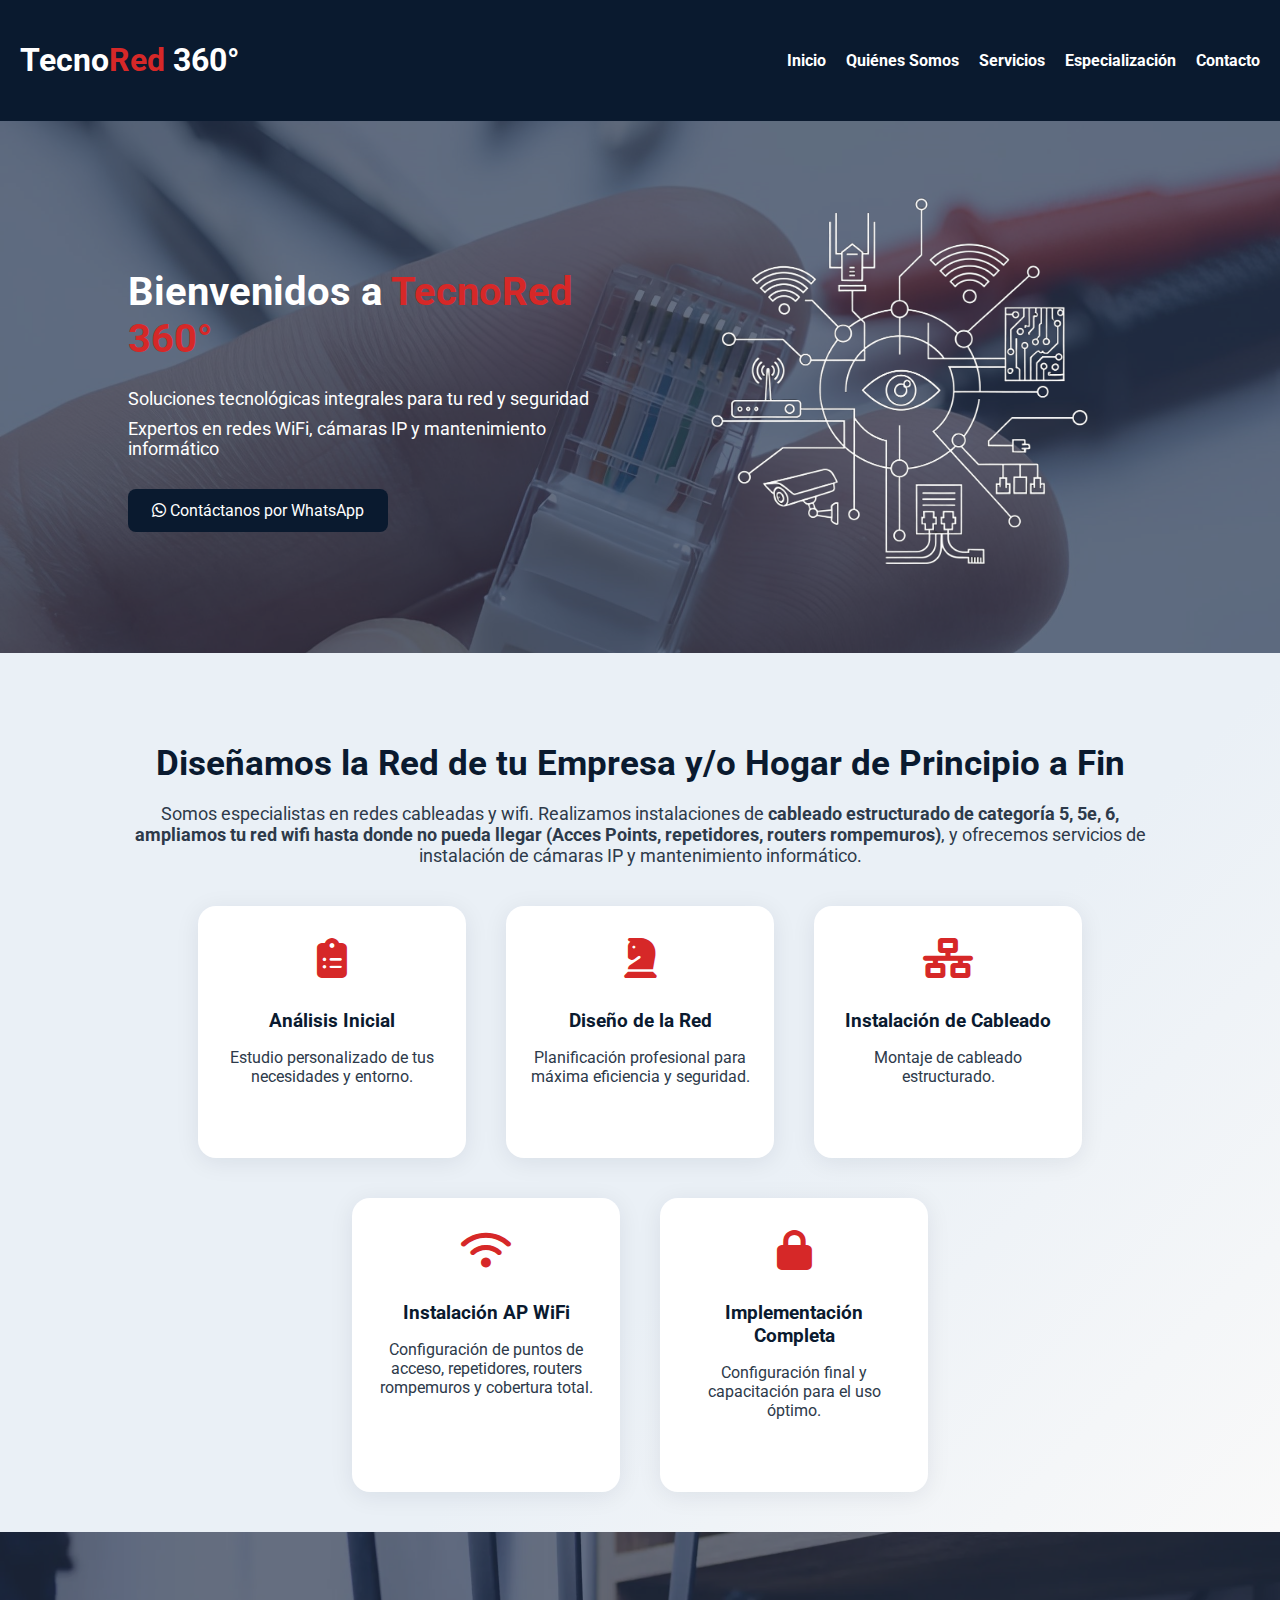
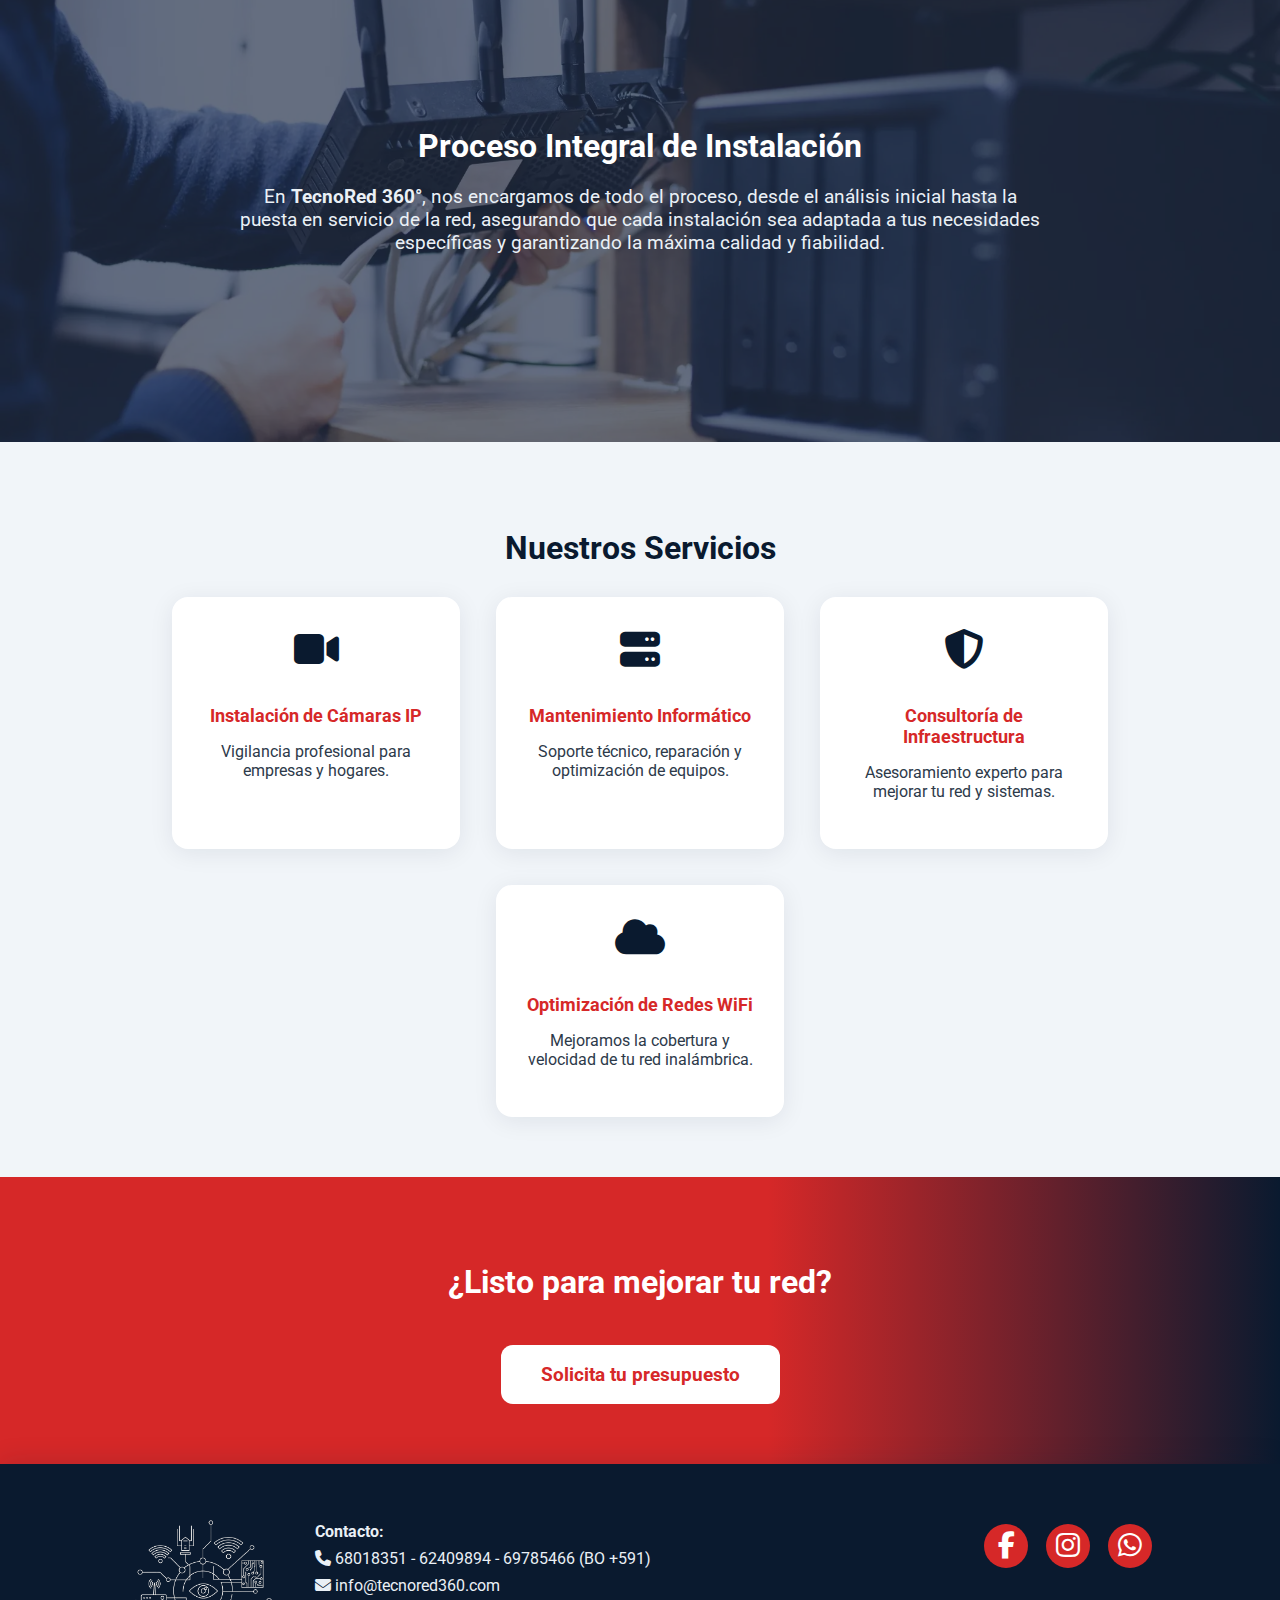
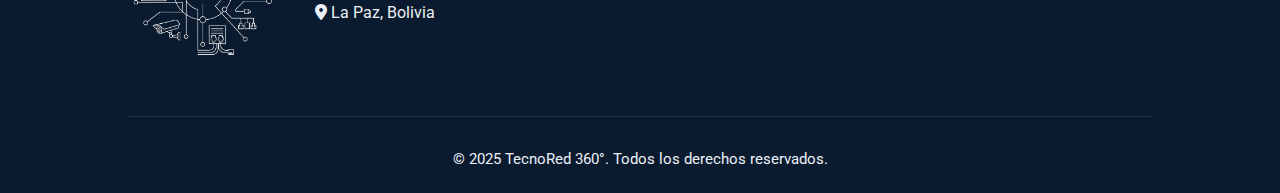
<file: index.html>
<!DOCTYPE html>
<html lang="es">
<head>
    <meta charset="UTF-8">
    <meta name="viewport" content="width=device-width, initial-scale=1.0">
    <title>TecnoRed 360° - Inicio</title>
    <link rel="stylesheet" href="styles/styles.css">
    <link href="https://fonts.googleapis.com/css2?family=Roboto:wght@400;700&display=swap" rel="stylesheet">
    <link rel="stylesheet" href="https://cdnjs.cloudflare.com/ajax/libs/font-awesome/6.5.0/css/all.min.css">
    <link rel="icon" href="media/logo.png" type="image/png">
    <style>
        .letter-align {
            text-align: right;
            
        }
    </style>
</head>
<body>
    <header class="main-header">
        <h1 style="color: white; font-weight: bold;">
            Tecno<span style="color: #d62828; font-weight: bold;">Red</span> 360°
        </h1>
        <nav>
            <div class="menu-toggle" id="menu-toggle">
                <i class="fas fa-bars"></i>
            </div>
            <ul class="nav-links" id="nav-links">
                <li><a href="index.html">Inicio</a></li>
                <li><a href="quienes.html">Quiénes Somos</a></li>
                <li><a href="servicios.html">Servicios</a></li>
                <li><a href="especializacion.html">Especialización</a></li>
                <li><a href="contacto.html">Contacto</a></li>
            </ul>
        </nav>
    </header>

    <section id="inicio" class="hero">
        <div class="hero-content">
            <h1>Bienvenidos a <span class="highlight">TecnoRed 360°</span></h1>
            <p>Soluciones tecnológicas integrales para tu red y seguridad</p>
            <p>Expertos en redes WiFi, cámaras IP y mantenimiento informático</p>
            <a href="https://wa.link/y9vlfd" class="btn"><i class="fab fa-whatsapp"></i> Contáctanos por WhatsApp</a>
        </div>
        <div class="hero-image">
            <img src="media/logo3PW.png" alt="Tecnología en acción">
        </div>
    </section>

    <section class="about">
        <h2>Diseñamos la Red de tu Empresa y/o Hogar de Principio a Fin</h2>
        <p>Somos especialistas en redes cableadas y wifi. Realizamos instalaciones de <b>cableado 
            estructurado de categoría 5, 5e, 6, ampliamos tu red wifi hasta donde no pueda llegar (Acces Points, repetidores, routers rompemuros)</b>, y ofrecemos servicios de instalación de cámaras IP y mantenimiento informático.</p>
        
        <div class="features">
            <div class="feature">
                <i class="fas fa-clipboard-list"></i>
                <h3>Análisis Inicial</h3>
                <p>Estudio personalizado de tus necesidades y entorno.</p>
            </div>
            <div class="feature">
                <i class="fas fa-chess-knight"></i>
                <h3>Diseño de la Red</h3>
                <p>Planificación profesional para máxima eficiencia y seguridad.</p>
            </div>
            <div class="feature">
                <i class="fas fa-network-wired"></i>
                <h3>Instalación de Cableado</h3>
                <p>Montaje de cableado estructurado.</p>
            </div>
            <div class="feature">
                <i class="fas fa-wifi"></i>
                <h3>Instalación AP WiFi</h3>
                <p>Configuración de puntos de acceso, repetidores, routers rompemuros y cobertura total.</p>
            </div>
            <div class="feature">
                <i class="fas fa-lock"></i>
                <h3>Implementación Completa</h3>
                <p>Configuración final y capacitación para el uso óptimo.</p>
            </div>
        </div>
    </section>

    <section class="proceso">
        <div class="proceso-content">
            <h2>Proceso Integral de Instalación</h2>
            <p>En <b>TecnoRed 360°</b>, nos encargamos de todo el proceso, desde el análisis inicial hasta la puesta en servicio de la red, asegurando que cada instalación sea adaptada a tus necesidades específicas y garantizando la máxima calidad y fiabilidad.<br>
            
        </div>
    </section>

    <section class="services">
        <h2>Nuestros Servicios</h2>
        <div class="service-list">
            <div class="service-card">
                <i class="fas fa-video"></i>
                <h4>Instalación de Cámaras IP</h4>
                <p>Vigilancia profesional para empresas y hogares.</p>
            </div>
            <div class="service-card">
                <i class="fas fa-server"></i>
                <h4>Mantenimiento Informático</h4>
                <p>Soporte técnico, reparación y optimización de equipos.</p>
            </div>
            <div class="service-card">
                <i class="fas fa-shield-alt"></i>
                <h4>Consultoría de Infraestructura</h4>
                <p>Asesoramiento experto para mejorar tu red y sistemas.</p>
            </div> 
            <div class="service-card">
                <i class="fas fa-cloud"></i>
                <h4>Optimización de Redes WiFi</h4>
                <p>Mejoramos la cobertura y velocidad de tu red inalámbrica.</p>
            </div>
        </div>
    </section>

    <section class="cta">
        <h2>¿Listo para mejorar tu red?</h2>
        <a href="contacto.html" class="btn btn-large">Solicita tu presupuesto</a>
    </section>

    <footer class="main-footer">
        <div class="footer-content">
            <div class="footer-logo">
                <img src="media/logo3PW.png" alt="TecnoRed 360° Logo">
            </div>
            <div class="footer-info">
                <p><strong>Contacto:</strong></p>
                <p><i class="fas fa-phone"></i> 68018351 - 62409894 - 69785466 (BO +591)</p>
                <p><i class="fas fa-envelope"></i> info@tecnored360.com</p>
                <p><i class="fas fa-map-marker-alt"></i> La Paz, Bolivia</p>
            </div>
            <div class="footer-social">
                <a href="https://www.facebook.com/TecnoRed360"><i class="fab fa-facebook-f"></i></a>
                <a href="#"><i class="fab fa-instagram"></i></a>
                <a href="https://wa.link/y9vlfd"><i class="fab fa-whatsapp"></i></a>
            </div>
        </div>
        <div class="footer-bottom">
            <p>&copy; 2025 TecnoRed 360°. Todos los derechos reservados.</p>
        </div>
    </footer>

    <script src="scripts/main.js"></script>
    <script>
        // Menú hamburguesa responsive
        const menuToggle = document.getElementById('menu-toggle');
        const navLinks = document.getElementById('nav-links');
        menuToggle.addEventListener('click', () => {
            navLinks.classList.toggle('active');
        });
    </script>
</body>
</html>
</file>
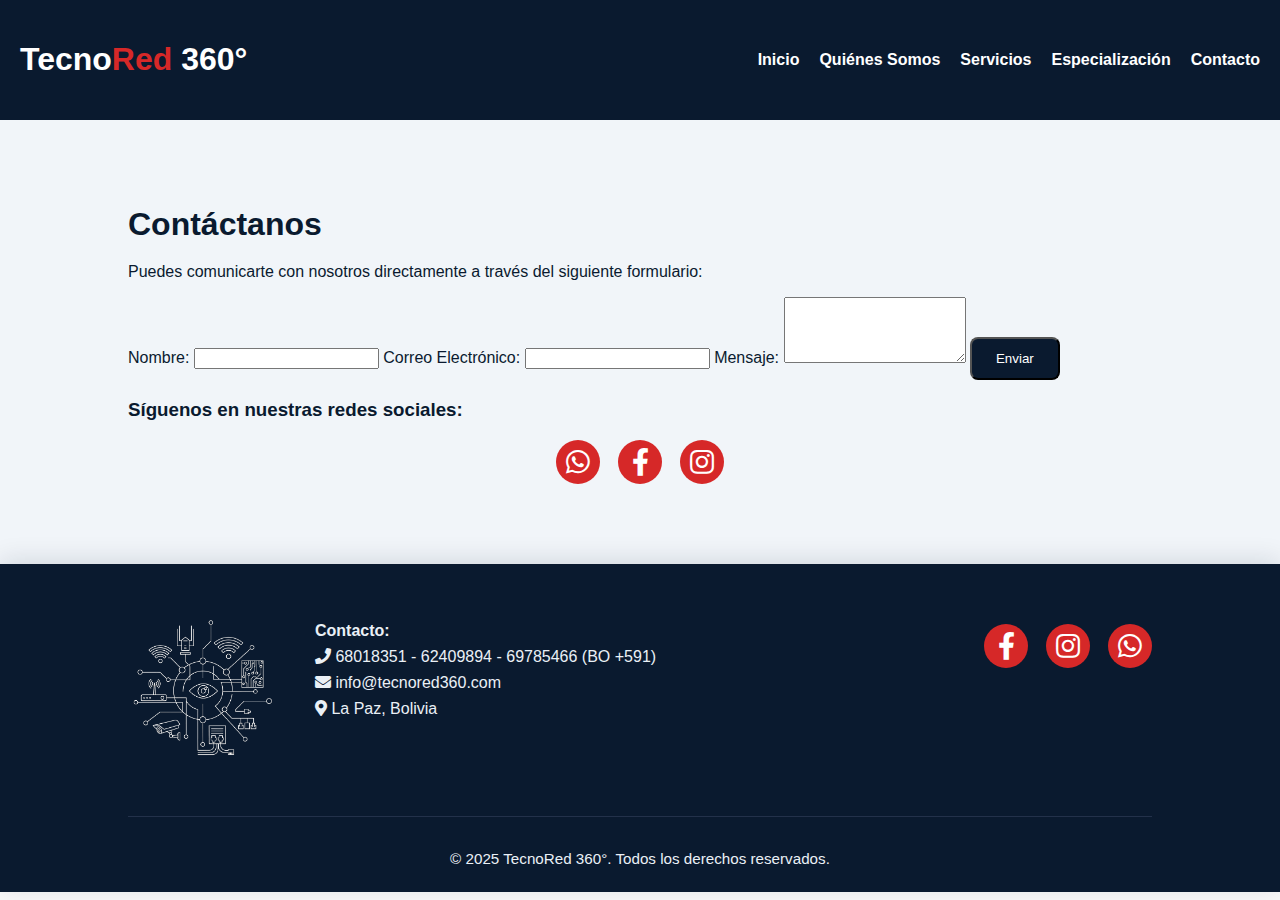
<file: contacto.html>
<!DOCTYPE html>
<html lang="es">
<head>
    <meta charset="UTF-8">
    <meta name="viewport" content="width=device-width, initial-scale=1.0">
    <title>Contacto - TecnoRed 360°</title>
    <link rel="stylesheet" href="styles/styles.css">
    <link rel="stylesheet" href="https://cdnjs.cloudflare.com/ajax/libs/font-awesome/5.15.1/css/all.min.css">
    <link rel="icon" href="media/logo.png" type="image/png">
</head>
<body>
    <header class="main-header">
        <h1 style="color: white; font-weight: bold;">
            Tecno<span style="color: #d62828; font-weight: bold;">Red</span> 360°
        </h1>
        <nav>
            <div class="menu-toggle" id="menu-toggle">
                <i class="fas fa-bars"></i>
            </div>
            <ul class="nav-links" id="nav-links">
                <li><a href="index.html">Inicio</a></li>
                <li><a href="quienes.html">Quiénes Somos</a></li>
                <li><a href="servicios.html">Servicios</a></li>
                <li><a href="especializacion.html">Especialización</a></li>
                <li><a href="contacto.html">Contacto</a></li>
            </ul>
        </nav>
    </header>

    <section id="contacto" class="contact section">
        <h2>Contáctanos</h2>
        <p>Puedes comunicarte con nosotros directamente a través del siguiente formulario:</p>
        <form action="#" method="post" class="contact-form">
            <label for="name">Nombre:</label>
            <input type="text" id="name" name="name" required>

            <label for="email">Correo Electrónico:</label>
            <input type="email" id="email" name="email" required>

            <label for="message">Mensaje:</label>
            <textarea id="message" name="message" rows="4" required></textarea>

            <button type="submit" class="btn">Enviar</button>
        </form>
        <div class="social-media">
            <h3>Síguenos en nuestras redes sociales:</h3>
            <div class="footer-social" style="justify-content:center; margin-bottom:20px;">
                <a href="https://wa.link/y9vlfd"><i class="fab fa-whatsapp"></i></a>
                <a href="https://www.facebook.com/TecnoRed360"><i class="fab fa-facebook-f"></i></a>
                <a href="https://instagram.com"><i class="fab fa-instagram"></i></a>
                
            </div>
        </div>
    </section>

    <footer class="main-footer">
        <div class="footer-content">
            <div class="footer-logo">
                <img src="media/logo3PW.png" alt="TecnoRed 360° Logo">
            </div>
            <div class="footer-info">
                <p><strong>Contacto:</strong></p>
                <p><i class="fas fa-phone"></i> 68018351 - 62409894 - 69785466 (BO +591)</p>
                <p><i class="fas fa-envelope"></i> info@tecnored360.com</p>
                <p><i class="fas fa-map-marker-alt"></i> La Paz, Bolivia</p>
            </div>
            <div class="footer-social">
                <a href="https://www.facebook.com/TecnoRed360"><i class="fab fa-facebook-f"></i></a>
                <a href="#"><i class="fab fa-instagram"></i></a>
                <a href="https://wa.link/y9vlfd"><i class="fab fa-whatsapp"></i></a>
            </div>
        </div>
        <div class="footer-bottom">
            <p>&copy; 2025 TecnoRed 360°. Todos los derechos reservados.</p>
        </div>
    </footer>

    <script src="scripts/main.js"></script>
    <script>
        // Menú hamburguesa responsive
        const menuToggle = document.getElementById('menu-toggle');
        const navLinks = document.getElementById('nav-links');
        menuToggle.addEventListener('click', () => {
            navLinks.classList.toggle('active');
        });
    </script>
</body>
</html>
</file>
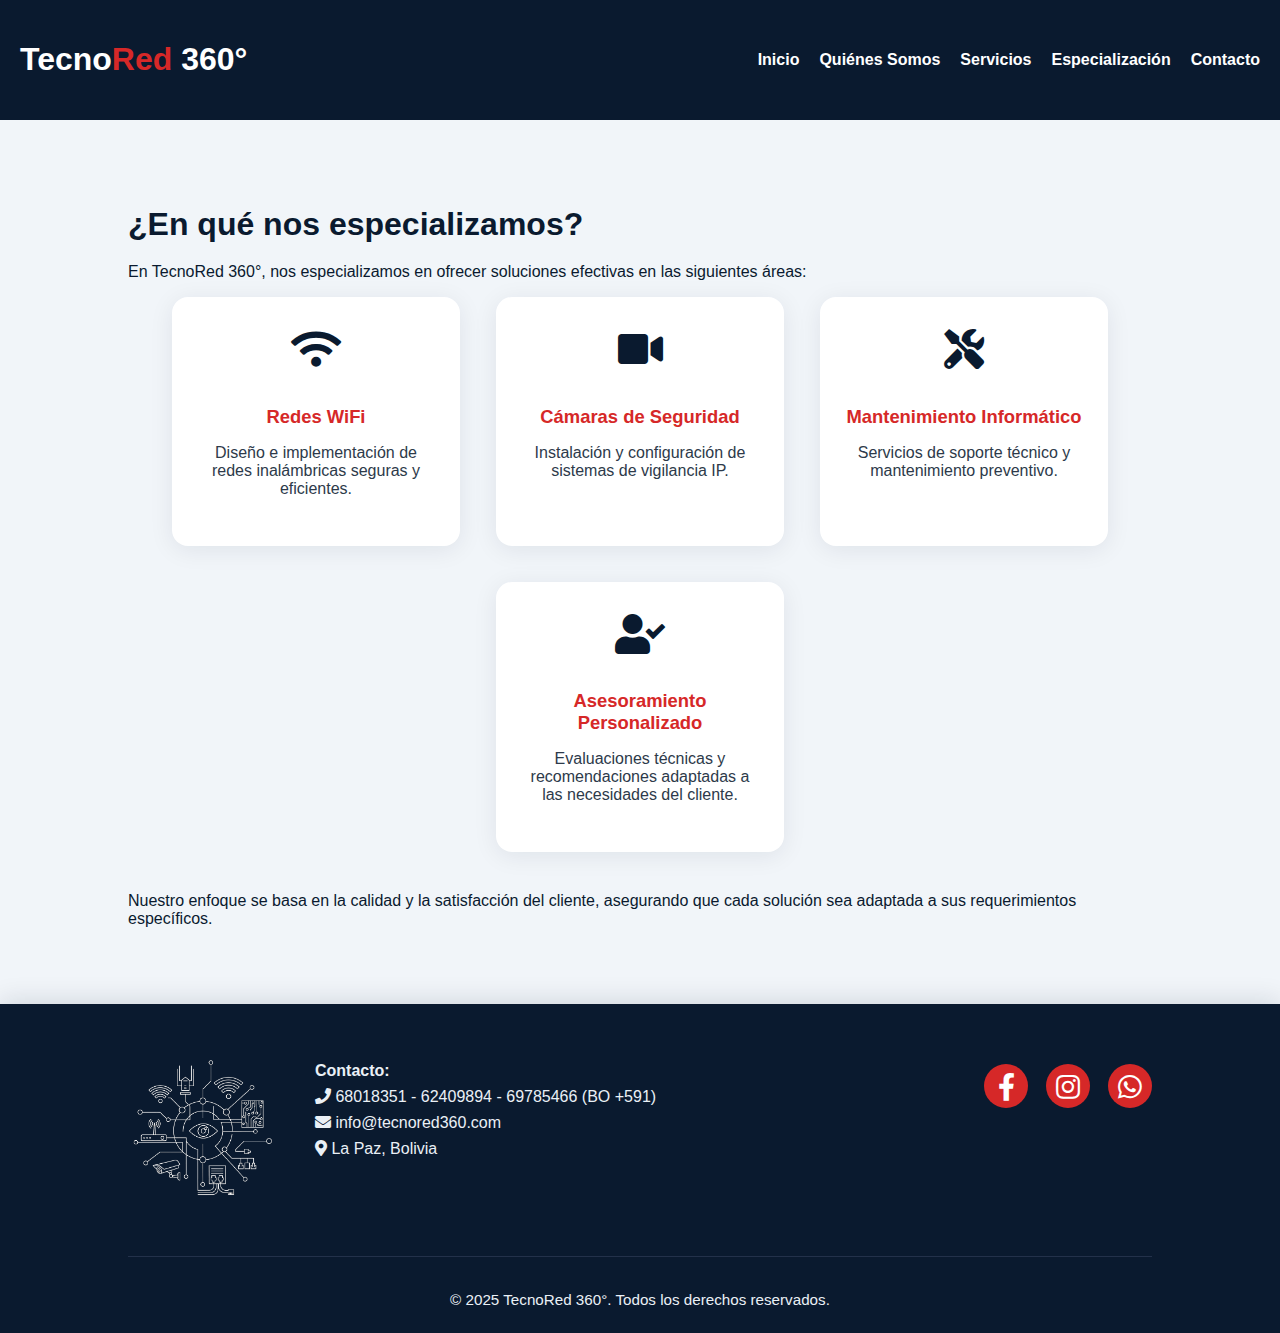
<file: especializacion.html>
<!DOCTYPE html>
<html lang="es">
<head>
    <meta charset="UTF-8">
    <meta name="viewport" content="width=device-width, initial-scale=1.0">
    <title>Especialización - TecnoRed 360°</title>
    <link rel="stylesheet" href="styles/styles.css">
    <link rel="stylesheet" href="https://cdnjs.cloudflare.com/ajax/libs/font-awesome/5.15.1/css/all.min.css">
    <link rel="icon" href="media/logo.png" type="image/png">
</head>
<body>
    <header class="main-header">
        <h1 style="color: white; font-weight: bold;">
            Tecno<span style="color: #d62828; font-weight: bold;">Red</span> 360°
        </h1>
        <nav>
            <div class="menu-toggle" id="menu-toggle">
                <i class="fas fa-bars"></i>
            </div>
            <ul class="nav-links" id="nav-links">
                <li><a href="index.html">Inicio</a></li>
                <li><a href="quienes.html">Quiénes Somos</a></li>
                <li><a href="servicios.html">Servicios</a></li>
                <li><a href="especializacion.html">Especialización</a></li>
                <li><a href="contacto.html">Contacto</a></li>
            </ul>
        </nav>
    </header>

    <section id="especializacion" class="specialization section">
        <h2>¿En qué nos especializamos?</h2>
        <p>En TecnoRed 360°, nos especializamos en ofrecer soluciones efectivas en las siguientes áreas:</p>
        <div class="service-list">
            <div class="service-card">
                <i class="fas fa-wifi"></i>
                <h4>Redes WiFi</h4>
                <p>Diseño e implementación de redes inalámbricas seguras y eficientes.</p>
            </div>
            <div class="service-card">
                <i class="fas fa-video"></i>
                <h4>Cámaras de Seguridad</h4>
                <p>Instalación y configuración de sistemas de vigilancia IP.</p>
            </div>
            <div class="service-card">
                <i class="fas fa-tools"></i>
                <h4>Mantenimiento Informático</h4>
                <p>Servicios de soporte técnico y mantenimiento preventivo.</p>
            </div>
            <div class="service-card">
                <i class="fas fa-user-check"></i>
                <h4>Asesoramiento Personalizado</h4>
                <p>Evaluaciones técnicas y recomendaciones adaptadas a las necesidades del cliente.</p>
            </div>
        </div>
        <p style="margin-top:40px;">Nuestro enfoque se basa en la calidad y la satisfacción del cliente, asegurando que cada solución sea adaptada a sus requerimientos específicos.</p>
    </section>

    <footer class="main-footer">
        <div class="footer-content">
            <div class="footer-logo">
                <img src="media/logo3PW.png" alt="TecnoRed 360° Logo">
            </div>
            <div class="footer-info">
                <p><strong>Contacto:</strong></p>
                <p><i class="fas fa-phone"></i> 68018351 - 62409894 - 69785466 (BO +591)</p>
                <p><i class="fas fa-envelope"></i> info@tecnored360.com</p>
                <p><i class="fas fa-map-marker-alt"></i> La Paz, Bolivia</p>
            </div>
            <div class="footer-social">
                <a href="https://www.facebook.com/TecnoRed360"><i class="fab fa-facebook-f"></i></a>
                <a href="#"><i class="fab fa-instagram"></i></a>
                <a href="https://wa.link/y9vlfd"><i class="fab fa-whatsapp"></i></a>
            </div>
        </div>
        <div class="footer-bottom">
            <p>&copy; 2025 TecnoRed 360°. Todos los derechos reservados.</p>
        </div>
    </footer>

    <script src="scripts/main.js"></script>
    <script>
        // Menú hamburguesa responsive
        const menuToggle = document.getElementById('menu-toggle');
        const navLinks = document.getElementById('nav-links');
        menuToggle.addEventListener('click', () => {
            navLinks.classList.toggle('active');
        });
    </script>
</body>
</html>
</file>
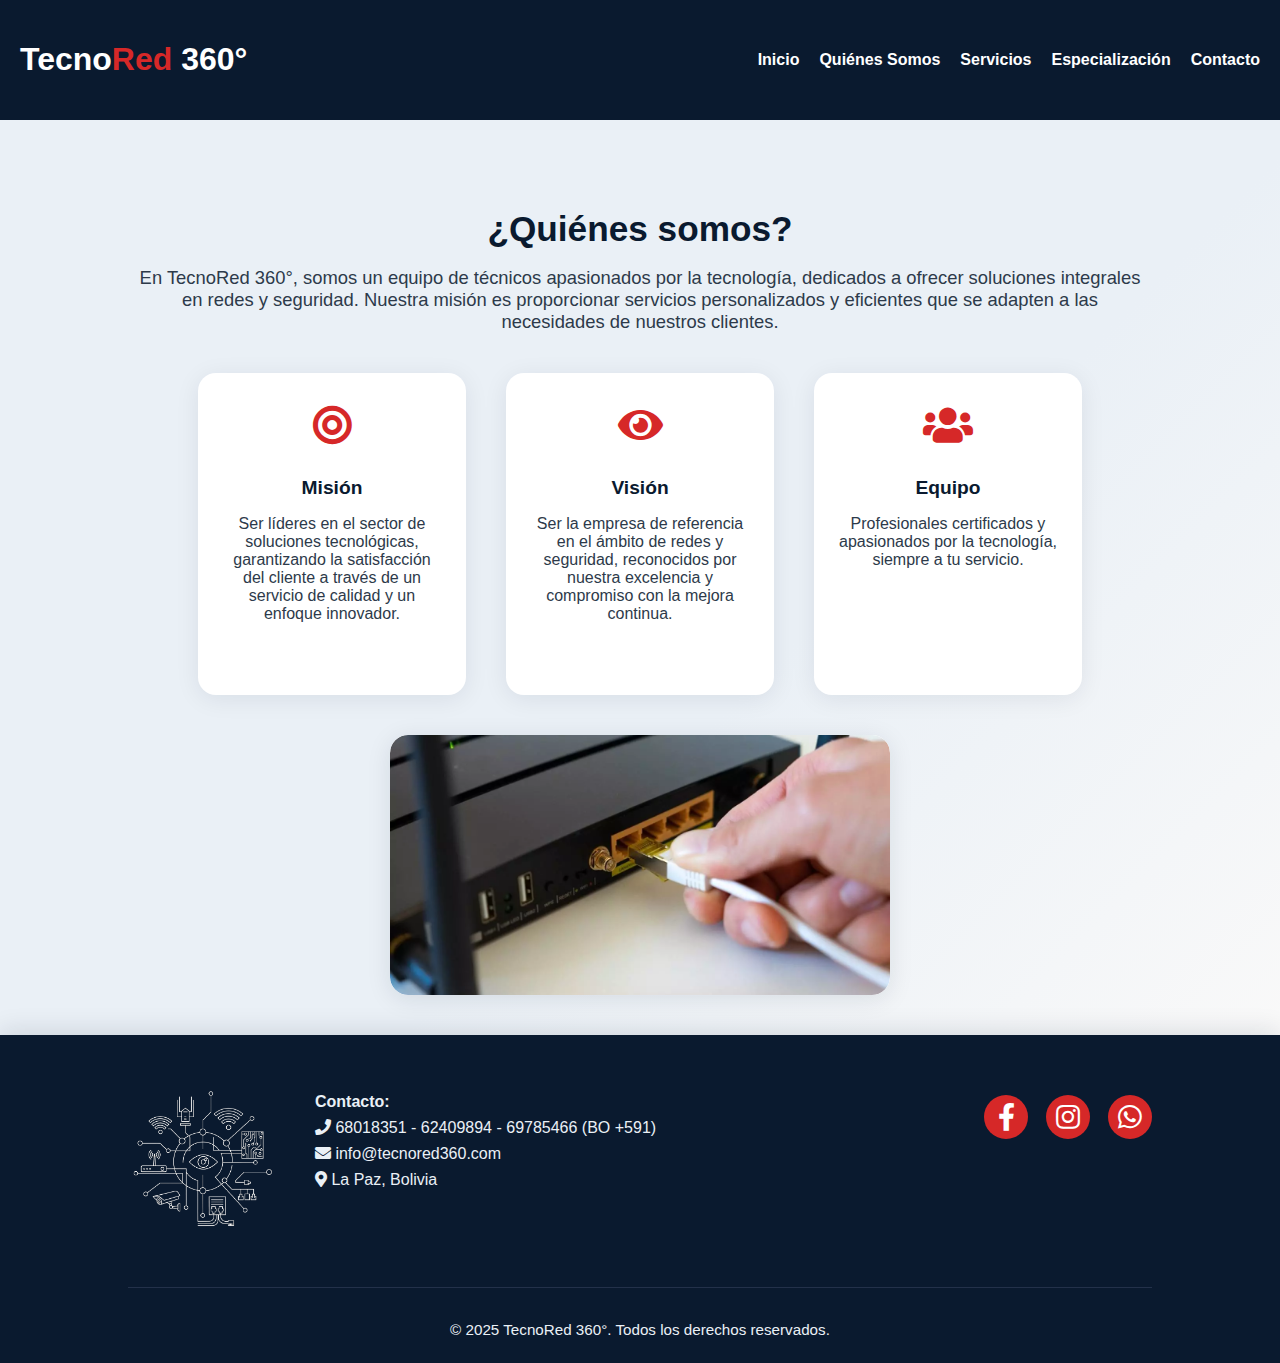
<file: quienes.html>
<!DOCTYPE html>
<html lang="es">
<head>
    <meta charset="UTF-8">
    <meta name="viewport" content="width=device-width, initial-scale=1.0">
    <title>Quiénes Somos - TecnoRed 360°</title>
    <link rel="stylesheet" href="styles/styles.css">
    <link rel="stylesheet" href="https://cdnjs.cloudflare.com/ajax/libs/font-awesome/5.15.1/css/all.min.css">
    <link rel="stylesheet" href="styles/slider.css">
    
    <link rel="icon" href="media/logo.png" type="image/png">
</head>
<body>
    <header class="main-header">
        <h1 style="color: white; font-weight: bold;">
            Tecno<span style="color: #d62828; font-weight: bold;">Red</span> 360°
        </h1>
        <nav>
            <div class="menu-toggle" id="menu-toggle">
                <i class="fas fa-bars"></i>
            </div>
            <ul class="nav-links" id="nav-links">
                <li><a href="index.html#inicio">Inicio</a></li>
                <li><a href="quienes.html">Quiénes Somos</a></li>
                <li><a href="servicios.html">Servicios</a></li>
                <li><a href="especializacion.html">Especialización</a></li>
                <li><a href="contacto.html">Contacto</a></li>
            </ul>
        </nav>
    </header>

    <section id="quienes" class="about section">
        <h2>¿Quiénes somos?</h2>
        <p>En TecnoRed 360°, somos un equipo de técnicos apasionados por la tecnología, dedicados a ofrecer soluciones integrales en redes y seguridad. Nuestra misión es proporcionar servicios personalizados y eficientes que se adapten a las necesidades de nuestros clientes.</p>
        <div class="features">
            <div class="feature">
                <i class="fas fa-bullseye"></i>
                <h3>Misión</h3>
                <p>Ser líderes en el sector de soluciones tecnológicas, garantizando la satisfacción del cliente a través de un servicio de calidad y un enfoque innovador.</p>
            </div>
            <div class="feature">
                <i class="fas fa-eye"></i>
                <h3>Visión</h3>
                <p>Ser la empresa de referencia en el ámbito de redes y seguridad, reconocidos por nuestra excelencia y compromiso con la mejora continua.</p>
            </div>
            <div class="feature">
                <i class="fas fa-users"></i>
                <h3>Equipo</h3>
                <p>Profesionales certificados y apasionados por la tecnología, siempre a tu servicio.</p>
            </div>
        </div>
        <div class="slider-container">
            <div class="slider" id="slider">
                <img src="slider/slider1.webp" alt="Equipo TecnoRed 1" class="slide">
                <img src="slider/slider2.webp" alt="Equipo TecnoRed 2" class="slide">
                <img src="slider/slider3.jpg" alt="Equipo TecnoRed 3" class="slide">
                <img src="slider/slider4.jpg" alt="Equipo TecnoRed 4" class="slide">
                <img src="slider/slider5.png" alt="Equipo TecnoRed 5" class="slide">
            </div>
        </div>
    </section>

    <footer class="main-footer">
        <div class="footer-content">
            <div class="footer-logo">
                <img src="media/logo3PW.png" alt="TecnoRed 360° Logo">
            </div>
            <div class="footer-info">
                <p><strong>Contacto:</strong></p>
                <p><i class="fas fa-phone"></i> 68018351 - 62409894 - 69785466 (BO +591)</p>
                <p><i class="fas fa-envelope"></i> info@tecnored360.com</p>
                <p><i class="fas fa-map-marker-alt"></i> La Paz, Bolivia</p>
            </div>
            <div class="footer-social">
                <a href="https://www.facebook.com/TecnoRed360"><i class="fab fa-facebook-f"></i></a>
                <a href="#"><i class="fab fa-instagram"></i></a>
                <a href="https://wa.link/y9vlfd"><i class="fab fa-whatsapp"></i></a>
            </div>
        </div>
        <div class="footer-bottom">
            <p>&copy; 2025 TecnoRed 360°. Todos los derechos reservados.</p>
        </div>
    </footer>
    <script src="scripts/main.js"></script>
    <script>
        // Menú hamburguesa responsive
        const menuToggle = document.getElementById('menu-toggle');
        const navLinks = document.getElementById('nav-links');
        menuToggle.addEventListener('click', () => {
            navLinks.classList.toggle('active');
        });
        // Slider automático
        let currentSlide = 0;
        const slides = document.querySelectorAll('.slide');
        setInterval(() => {
            slides.forEach((img, i) => {
                img.style.opacity = (i === currentSlide) ? '1' : '0';
            });
            currentSlide = (currentSlide + 1) % slides.length;
        }, 2500);
    </script>
</body>
</html>
</file>
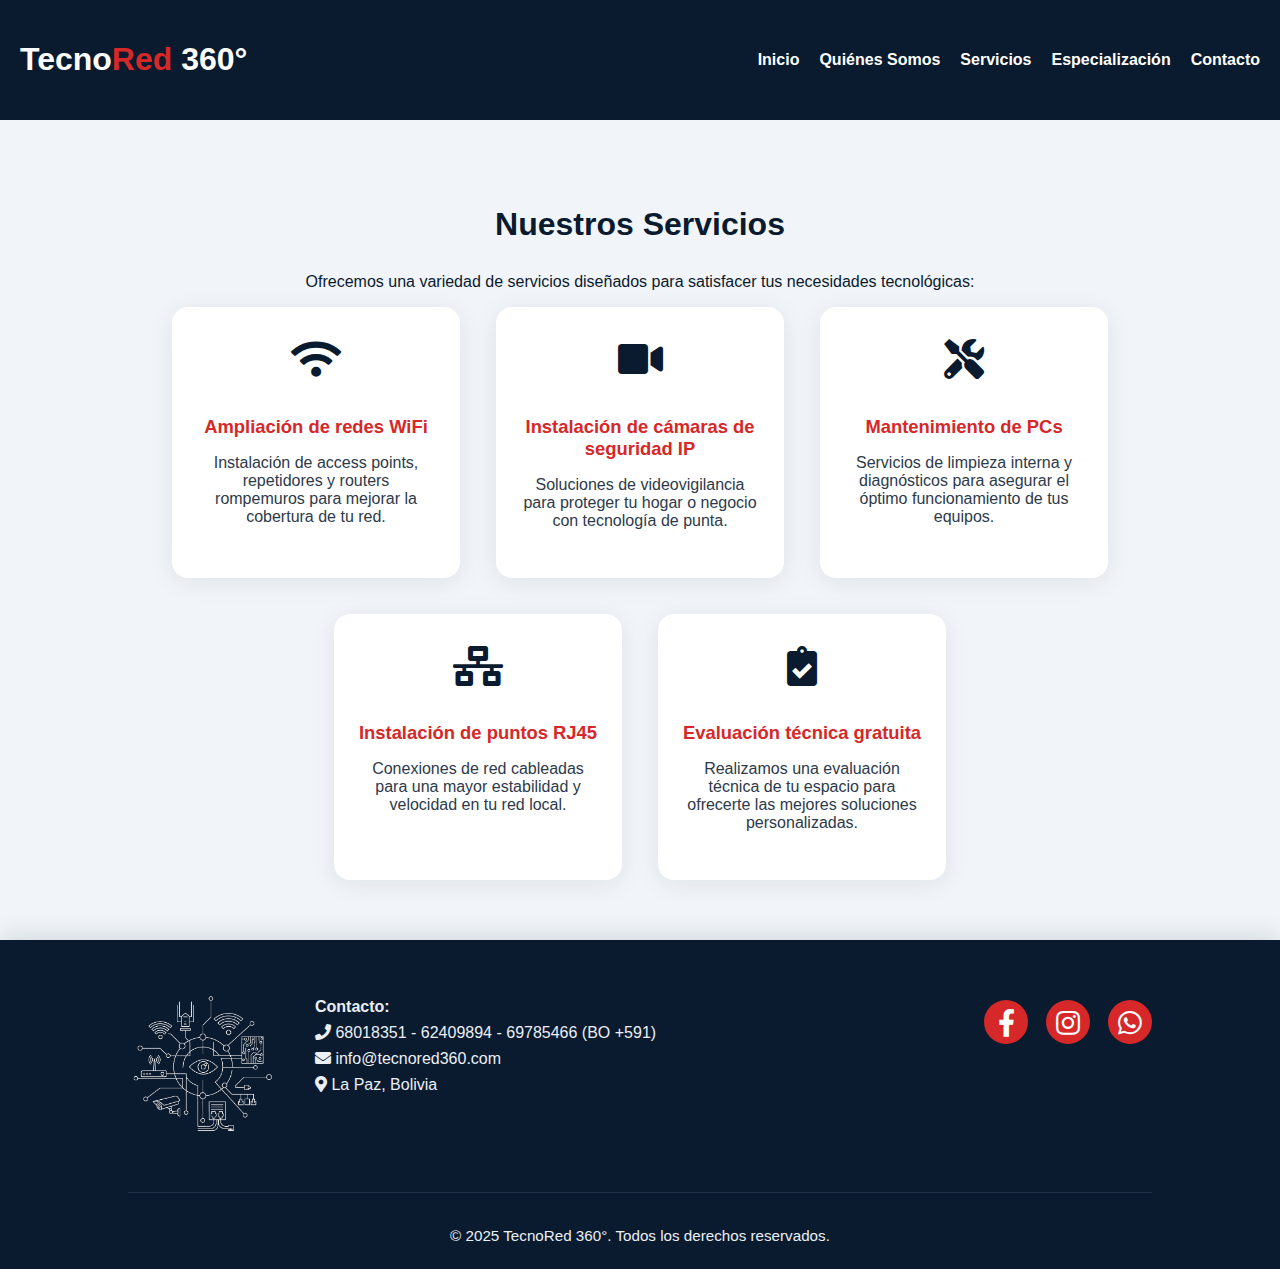
<file: servicios.html>
<!DOCTYPE html>
<html lang="es">
<head>
    <meta charset="UTF-8">
    <meta name="viewport" content="width=device-width, initial-scale=1.0">
    <title>Servicios - TecnoRed 360°</title>
    <link rel="stylesheet" href="styles/styles.css">
    <link rel="stylesheet" href="https://cdnjs.cloudflare.com/ajax/libs/font-awesome/5.15.1/css/all.min.css">
    <link rel="icon" href="media/logo.png" type="image/png">
</head>
<body>
    <header class="main-header">
        <h1 style="color: white; font-weight: bold;">
            Tecno<span style="color: #d62828; font-weight: bold;">Red</span> 360°
        </h1>
        <nav>
            <div class="menu-toggle" id="menu-toggle">
                <i class="fas fa-bars"></i>
            </div>
            <ul class="nav-links" id="nav-links">
                <li><a href="index.html">Inicio</a></li>
                <li><a href="quienes.html">Quiénes Somos</a></li>
                <li><a href="servicios.html">Servicios</a></li>
                <li><a href="especializacion.html">Especialización</a></li>
                <li><a href="contacto.html">Contacto</a></li>
            </ul>
        </nav>
    </header>

    <section id="servicios" class="services section">
        <h2>Nuestros Servicios</h2>
        <p>Ofrecemos una variedad de servicios diseñados para satisfacer tus necesidades tecnológicas:</p>
        <div class="service-list">
            <div class="service-card">
                <i class="fas fa-wifi"></i>
                <h4>Ampliación de redes WiFi</h4>
                <p>Instalación de access points, repetidores y routers rompemuros para mejorar la cobertura de tu red.</p>
            </div>
            <div class="service-card">
                <i class="fas fa-video"></i>
                <h4>Instalación de cámaras de seguridad IP</h4>
                <p>Soluciones de videovigilancia para proteger tu hogar o negocio con tecnología de punta.</p>
            </div>
            <div class="service-card">
                <i class="fas fa-tools"></i>
                <h4>Mantenimiento de PCs</h4>
                <p>Servicios de limpieza interna y diagnósticos para asegurar el óptimo funcionamiento de tus equipos.</p>
            </div>
            <div class="service-card">
                <i class="fas fa-network-wired"></i>
                <h4>Instalación de puntos RJ45</h4>
                <p>Conexiones de red cableadas para una mayor estabilidad y velocidad en tu red local.</p>
            </div>
            <div class="service-card">
                <i class="fas fa-clipboard-check"></i>
                <h4>Evaluación técnica gratuita</h4>
                <p>Realizamos una evaluación técnica de tu espacio para ofrecerte las mejores soluciones personalizadas.</p>
            </div>
        </div>
    </section>

    <footer class="main-footer">
        <div class="footer-content">
            <div class="footer-logo">
                <img src="media/logo3PW.png" alt="TecnoRed 360° Logo">
            </div>
            <div class="footer-info">
                <p><strong>Contacto:</strong></p>
                <p><i class="fas fa-phone"></i> 68018351 - 62409894 - 69785466 (BO +591)</p>
                <p><i class="fas fa-envelope"></i> info@tecnored360.com</p>
                <p><i class="fas fa-map-marker-alt"></i> La Paz, Bolivia</p>
            </div>
            <div class="footer-social">
                <a href="https://www.facebook.com/TecnoRed360"><i class="fab fa-facebook-f"></i></a>
                <a href="#"><i class="fab fa-instagram"></i></a>
                <a href="https://wa.link/y9vlfd"><i class="fab fa-whatsapp"></i></a>
            </div>
        </div>
        <div class="footer-bottom">
            <p>&copy; 2025 TecnoRed 360°. Todos los derechos reservados.</p>
        </div>
    </footer>

    <script src="scripts/main.js"></script>
    <script>
        // Menú hamburguesa responsive
        const menuToggle = document.getElementById('menu-toggle');
        const navLinks = document.getElementById('nav-links');
        menuToggle.addEventListener('click', () => {
            navLinks.classList.toggle('active');
        });
    </script>
</body>
</html>
</file>
<file: styles/styles.css>
/* Estilos globales */
body {
    margin: 0;
    font-family: 'Roboto', sans-serif;
    background-color: #f9f9f9;
    color: #0a1a2f;
    scroll-behavior: smooth;
    animation: slideUpIn 0.7s cubic-bezier(.4,0,.2,1);
}

@keyframes slideUpIn {
    from {
        opacity: 0;
        transform: translateY(40px);
    }
    to {
        opacity: 1;
        transform: translateY(0);
    }
}

h1, h2 {
    color: #0a1a2f;
}

a {
    text-decoration: none;
    color: inherit;
}

/* Encabezado principal */
.main-header {
    background-color: #0a1a2f;
    padding: 20px;
    display: flex;
    align-items: center;
    justify-content: space-between;
    flex-wrap: wrap;
    transition: background-color 0.3s;
}



.logo {
    height: 60px;
}

.nav-links {
    list-style: none;
    display: flex;
    gap: 20px;
    padding: 0;
    margin: 0;
}

.nav-links a {
    color: #ffffff;
    font-weight: bold;
    transition: color 0.3s;
}

.nav-links a:hover {
    color: #d62828;
}

/* Sección de inicio */
.hero {
    position: relative;
    background-image: url(/media/fondo.jpg);
    background-size: cover;
    background-repeat: no-repeat;
    background-position: center center;
    display: flex;
    justify-content: space-between;
    align-items: center;
    padding: 60px 10%;
    flex-wrap: wrap;
    animation: fadeIn 1s ease-in;
    overflow: hidden;
}

.hero::before {
    content: '';
    position: absolute;
    top: 0;
    left: 0;
    right: 0;
    bottom: 0;
    background-color: rgba(35, 49, 74, 0.7); /* Fondo oscuro más opaco */
    z-index: 1;
}

.hero-content, .hero-image {
    position: relative;
    z-index: 2;
}

@keyframes fadeIn {
    from {
        opacity: 0;
    }
    to {
        opacity: 1;
    }
}

.hero-content {
    flex: 1;
}

.hero-content h1 {
    font-size: 2.5em;
    color: white;
}
.hero-content p {
    color: #ffffff;
}

.highlight {
    color: #d62828;
}

.hero-content p {
    margin: 10px 0;
    font-size: 1.1em;
}

.hero-image {
    flex: 1;
    text-align: center;
}

.hero-image img {
    width: 100%;
    max-width: 400px;
}

/* Botones */
.btn {
    background-color: #0a1a2f;
    color: #ffffff;
    padding: 12px 24px;
    border-radius: 8px;
    margin-top: 20px;
    display: inline-block;
    transition: background-color 0.3s;
}

.btn:hover {
    background-color: #d62828;
}

.btn-secondary {
    background-color: #d62828;
}

.btn-secondary:hover {
    background-color: #a61b1b;
}

/* Secciones */
.section {
    padding: 60px 10%;
    background-color: #ffffff;
    animation: slideIn 0.5s ease-in-out;
}

@keyframes slideIn {
    from {
        transform: translateY(20px);
        opacity: 0;
    }
    to {
        transform: translateY(0);
        opacity: 1;
    }
}

.section:nth-child(even) {
    background-color: #f1f5f9;
}

.section h2 {
    font-size: 2em;
    margin-bottom: 20px;
}

/* Sección About y Features */
.about {
    background: linear-gradient(135deg, #eaf0f6 60%, #f9f9f9 100%);
    padding: 60px 10% 40px 10%;
    text-align: center;
    animation: fadeIn 1s;
}
.about h2 {
    font-size: 2.2em;
    margin-bottom: 18px;
    color: #0a1a2f;
}
.about p {
    font-size: 1.15em;
    margin-bottom: 40px;
    color: #2d3a4a;
}
.features {
    display: flex;
    flex-wrap: wrap;
    justify-content: center;
    gap: 40px;
    margin-top: 30px;
}
.feature {
    background: #fff;
    border-radius: 18px;
    box-shadow: 0 4px 24px rgba(10,26,47,0.08);
    padding: 32px 24px;
    width: 220px;
    text-align: center;
    transition: transform 0.2s, box-shadow 0.2s;
}
.feature:hover {
    transform: translateY(-8px) scale(1.04);
    box-shadow: 0 8px 32px rgba(214,40,40,0.12);
}
.feature i {
    font-size: 2.5em;
    color: #d62828;
    margin-bottom: 12px;
}
.feature h3 {
    font-size: 1.2em;
    margin-bottom: 10px;
    color: #0a1a2f;
}
.feature p {
    color: #2d3a4a;
    font-size: 1em;
}

/* Cards de Servicios */
.services {
    background: #f1f5f9;
    padding: 60px 10%;
    text-align: center;
}
.services h2 {
    font-size: 2em;
    margin-bottom: 30px;
}
.service-list {
    display: flex;
    flex-wrap: wrap;
    justify-content: center;
    gap: 36px;
}
.service-card {
    background: #fff;
    border-radius: 16px;
    box-shadow: 0 4px 24px rgba(10,26,47,0.08);
    padding: 32px 24px;
    width: 240px;
    text-align: center;
    transition: transform 0.2s, box-shadow 0.2s;
}
.service-card:hover {
    transform: translateY(-8px) scale(1.04);
    box-shadow: 0 8px 32px rgba(214,40,40,0.12);
}
.service-card i {
    font-size: 2.5em;
    color: #0a1a2f;
    margin-bottom: 12px;
}
.service-card h4 {
    font-size: 1.15em;
    margin-bottom: 10px;
    color: #d62828;
}
.service-card p {
    color: #2d3a4a;
    font-size: 1em;
}

/* CTA */
.cta {
    background: linear-gradient(90deg, #d62828 60%, #0a1a2f 100%);
    color: #fff;
    text-align: center;
    padding: 60px 10%;
    margin-top: 0;
}
.cta h2 {
    font-size: 2em;
    margin-bottom: 24px;
    color: white;
}
.btn-large {
    font-size: 1.2em;
    padding: 18px 40px;
    border-radius: 12px;
    background: #fff;
    color: #d62828;
    font-weight: bold;
    border: none;
    transition: background 0.3s, color 0.3s;
}
.btn-large:hover {
    background: #0a1a2f;
    color: #fff;
}

/* Footer Mejorado */
.main-footer {
    background: #0a1a2f;
    color: #fff;
    padding: 50px 10% 0 10%;
    font-size: 1em;
    /* Quitar bordes redondeados */
    border-top-left-radius: 0;
    border-top-right-radius: 0;
    box-shadow: 0 -4px 24px rgba(10,26,47,0.12);
}
.footer-content {
    display: flex;
    flex-wrap: wrap;
    justify-content: space-between;
    align-items: flex-start;
    gap: 40px;
    margin-bottom: 30px;
}
.footer-logo img {
    height: 150px;
    margin-bottom: 18px;
}
.footer-info {
    flex: 1;
    min-width: 220px;
    text-align: left;
}
.footer-info p {
    margin: 8px 0;
    color: #eaf0f6;
    font-size: 1em;
}
.footer-social {
    display: flex;
    gap: 18px;
    align-items: center;
    margin-top: 10px;
}
.footer-social a {
    color: #fff;
    font-size: 1.7em;
    background: #d62828;
    border-radius: 50%;
    width: 44px;
    height: 44px;
    display: flex;
    align-items: center;
    justify-content: center;
    transition: background 0.3s, color 0.3s, transform 0.2s;
}
.footer-social a:hover {
    background: #fff;
    color: #d62828;
    transform: scale(1.1);
}
.footer-bottom {
    border-top: 1px solid #23314a;
    padding: 18px 0 10px 0;
    font-size: 0.95em;
    color: #eaf0f6;
    text-align: center;
}

/* Sección Proceso */
.proceso {
    position: relative;
    background-image: url(/media/proceso.webp);
    background-size: cover;
    background-repeat: no-repeat;
    background-position: center center;
    padding: 80px 10%;
    display: flex;
    align-items: center;
    justify-content: center;
    min-height: 350px;
    margin-bottom: 0;
    overflow: hidden;
    text-align: center;
}
.proceso::before {
    content: '';
    position: absolute;
    top: 0;
    left: 0;
    right: 0;
    bottom: 0;
    background: rgba(35,49,74,0.7);
    z-index: 1;
}
.proceso-content {
    position: relative;
    z-index: 2;
    color: #fff;
    max-width: 800px;
    margin: 0 auto;
}
.proceso-content h2 {
    font-size: 2em;
    margin-bottom: 20px;
    color: #fff;
}
.proceso-content p {
    font-size: 1.2em;
    color: #eaf0f6;
}

/* Menú Hamburguesa */
.menu-toggle {
    display: none;
    font-size: 2em;
    color: #fff;
    cursor: pointer;
    margin-left: 20px;
    transition: transform 0.3s;
}
.menu-toggle.active {
    transform: rotate(90deg) scale(1.1);
}

@media (max-width: 900px) {
    .nav-links {
        display: none;
        flex-direction: column;
        background: #0a1a2f;
        position: absolute;
        top: 80px;
        left: 0;
        width: 100vw;
        padding: 0;
        z-index: 100;
        box-shadow: 0 8px 32px rgba(10,26,47,0.12);
        border-bottom-left-radius: 20px;
        border-bottom-right-radius: 20px;
        opacity: 0;
        pointer-events: none;
        max-height: 0;
        overflow: hidden;
        transition: opacity 0.4s cubic-bezier(.4,0,.2,1), max-height 0.5s cubic-bezier(.4,0,.2,1);
    }
    .nav-links.active {
        display: flex;
        opacity: 1;
        pointer-events: auto;
        max-height: 400px;
        padding: 30px 0 20px 0;
    }
    .nav-links li {
        margin: 18px 0;
        text-align: center;
    }
    .menu-toggle {
        display: block;
    }
    .main-header {
        position: relative;
    }
}

/* Responsive */
@media (max-width: 1100px) {
    .features, .service-list, .footer-content {
        flex-direction: column;
        align-items: center;
    }
    .feature, .service-card {
        width: 90%;
        margin-bottom: 24px;
    }
}
@media (max-width: 700px) {
    .main-header, .hero, .about, .services, .cta, .main-footer {
        padding-left: 4%;
        padding-right: 4%;
    }
    .hero {
        flex-direction: column;
        padding: 40px 4%;
    }
    .hero-image img {
        max-width: 90vw;
    }
    .footer-content {
        gap: 20px;
    }
    .footer-logo img {
        height: 150px;
    }
    .proceso {
        padding: 40px 4%;
        min-height: 220px;
    }
    .proceso-content h2 {
        font-size: 1.3em;
    }
    .proceso-content p {
        font-size: 1em;
    }
}
</file>
<file: styles/slider.css>
.slider-container {
    width: 100%;
    max-width: 500px;
    margin: 40px auto 0 auto;
    overflow: hidden;
    border-radius: 18px;
    box-shadow: 0 4px 24px rgba(10,26,47,0.10);
    background: #fff;
    position: relative;
    min-height: 260px;
}
.slider {
    position: relative;
    width: 100%;
    height: 260px;
}
.slide {
    position: absolute;
    top: 0; left: 0;
    width: 100%;
    height: 100%;
    object-fit: cover;
    opacity: 0;
    transition: opacity 0.7s cubic-bezier(.4,0,.2,1);
    border-radius: 18px;
    z-index: 1;
}
.slide:first-child {
    opacity: 1;
}
@media (max-width: 700px) {
    .slider-container {
        max-width: 95vw;
        min-height: 160px;
    }
    .slider {
        height: 160px;
    }
}
</file>
